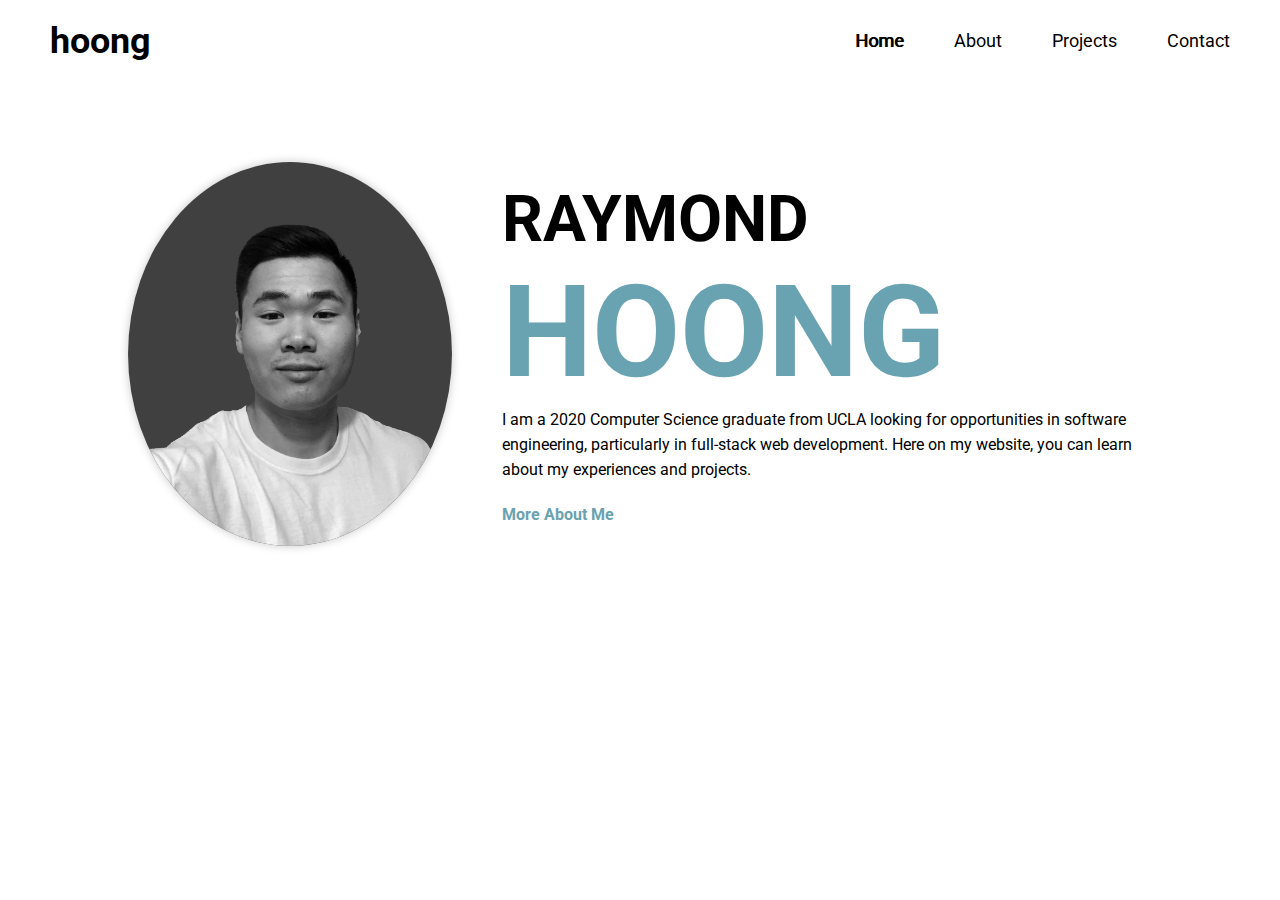
<file: index.html>
<!DOCTYPE html>
<html>
  <head>
      <title>Home - Raymond Hoong</title>
      <link rel="icon" href="./images/icon.ico">
      <link rel="stylesheet" href="style.css" type="text/css">
      <link rel="stylesheet" href="home.css" type="text/css">
      <link rel="stylesheet" href="https://cdnjs.cloudflare.com/ajax/libs/font-awesome/4.7.0/css/font-awesome.min.css">
  </head>
  <body>
    <nav id="nav" class="navbar">
      <h2>hoong</h2>
      <div class="nav-links">
        <a href="home.html" class="active">Home</a>
        <a href="about.html" class="unactive">About</a>
        <a href="projects.html" class="unactive">Projects</a>
        <!-- <a href="hobbies.html" class="unactive">Hobbies</a> -->
        <a id="contact-btn" class="unactive" onclick="openContact();">Contact</a>
      </div>
    </nav>

    <div id="home" class="page">
      <div class=row>
        <img class="background-img" src="./images/home-img.png">
        <div class="col">
          <div class="mb-10">
            <h1 class="first-name">RAYMOND</h1>
            <h1 class="second-name"> HOONG</h1>
          </div>
          <div class="intro a-hover">
            <p style="margin-bottom: 20px;">
              I am a 2020 Computer Science graduate from UCLA looking for opportunities in software engineering, particularly in full-stack web development. Here on my website, you can learn about my experiences and projects.
            </p>
            <a href="about.html" class="about-link">More About Me</a>
          </div>
        </div>
      </div>
    </div>

    <div id="overlay" class="contact-container" hidden>
      <div class="contact-card a-hover">
        <button onclick="closeContact();" class="btn" style="margin-bottom: 35px;">Close</button> 
        <!-- <img src="./images/headshot.png" style="width:100%"> -->
        
        <h1>Raymond Hoong</h1>
        <p class="title">Software Engineer</p>  
        <p>Los Angeles, CA</p>

        <div class="contact-links">
          <a href="https://linkedin.com/in/raymondhoong"  target="_blank" style="margin-right: 10px;">
            <i class="fa fa-linkedin"></i>
          </a>
          <a href="https://github.com/hoongr"  target="_blank" style="margin-right: 10px;">
            <i class="fa fa-github"></i>
          </a>
          <a href="./files/Match_Resume.pdf"  target="_blank">
            <img class="resume" src="./images/business.png">
          </a>
        </div>

        <div id="contact-info" hidden>
          <div class="row">
            <i class="fa fa-phone"></i>
            <p>: (626) 695 8820</p>
          </div>
          <div class="row" style="margin-top: 10px;">
            <i class="fa fa-envelope"></i>
            <p>: raymondhoong@gmail.com</p>
          </div>
        </div>  

        <button onclick="showInfo();" class="btn" style="margin-top: 35px;">Contact Me</button>
      </div>
    </div>

    <script src="script.js"></script>
  </body>
</html>
</file>
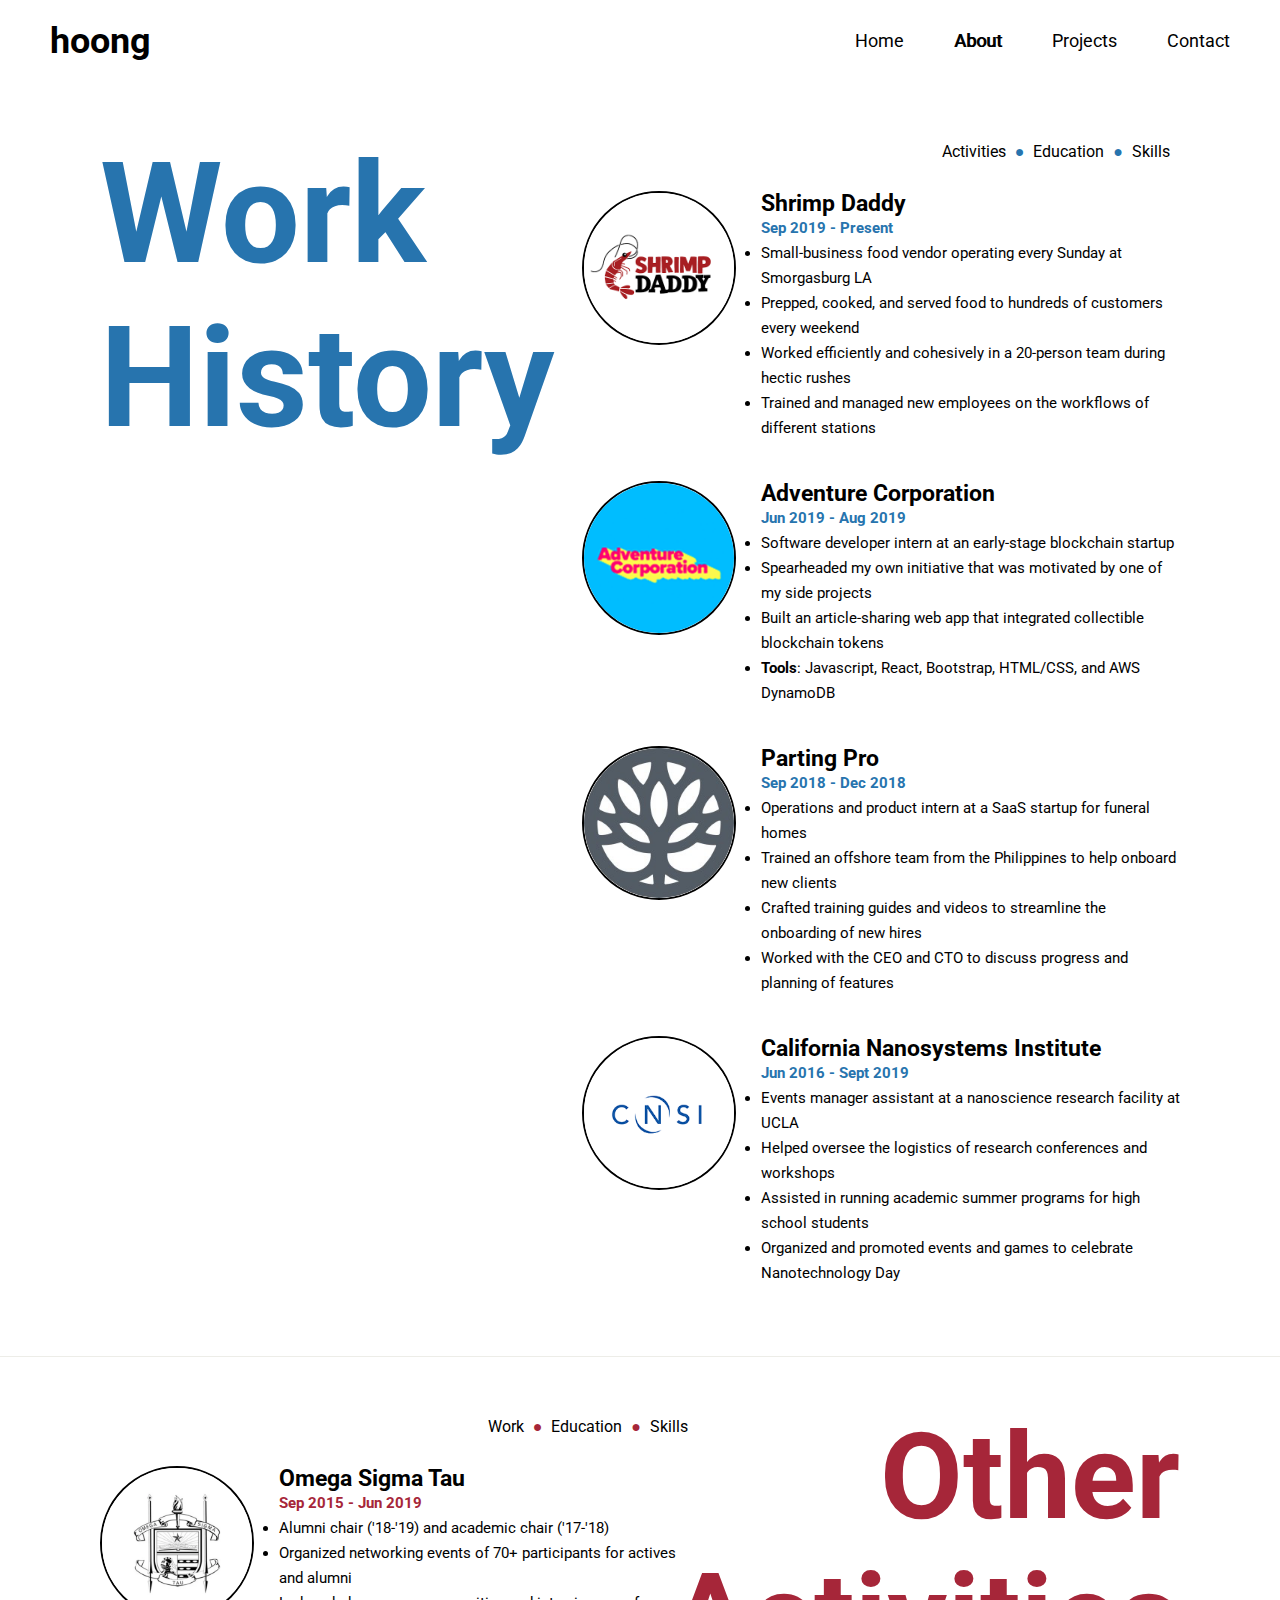
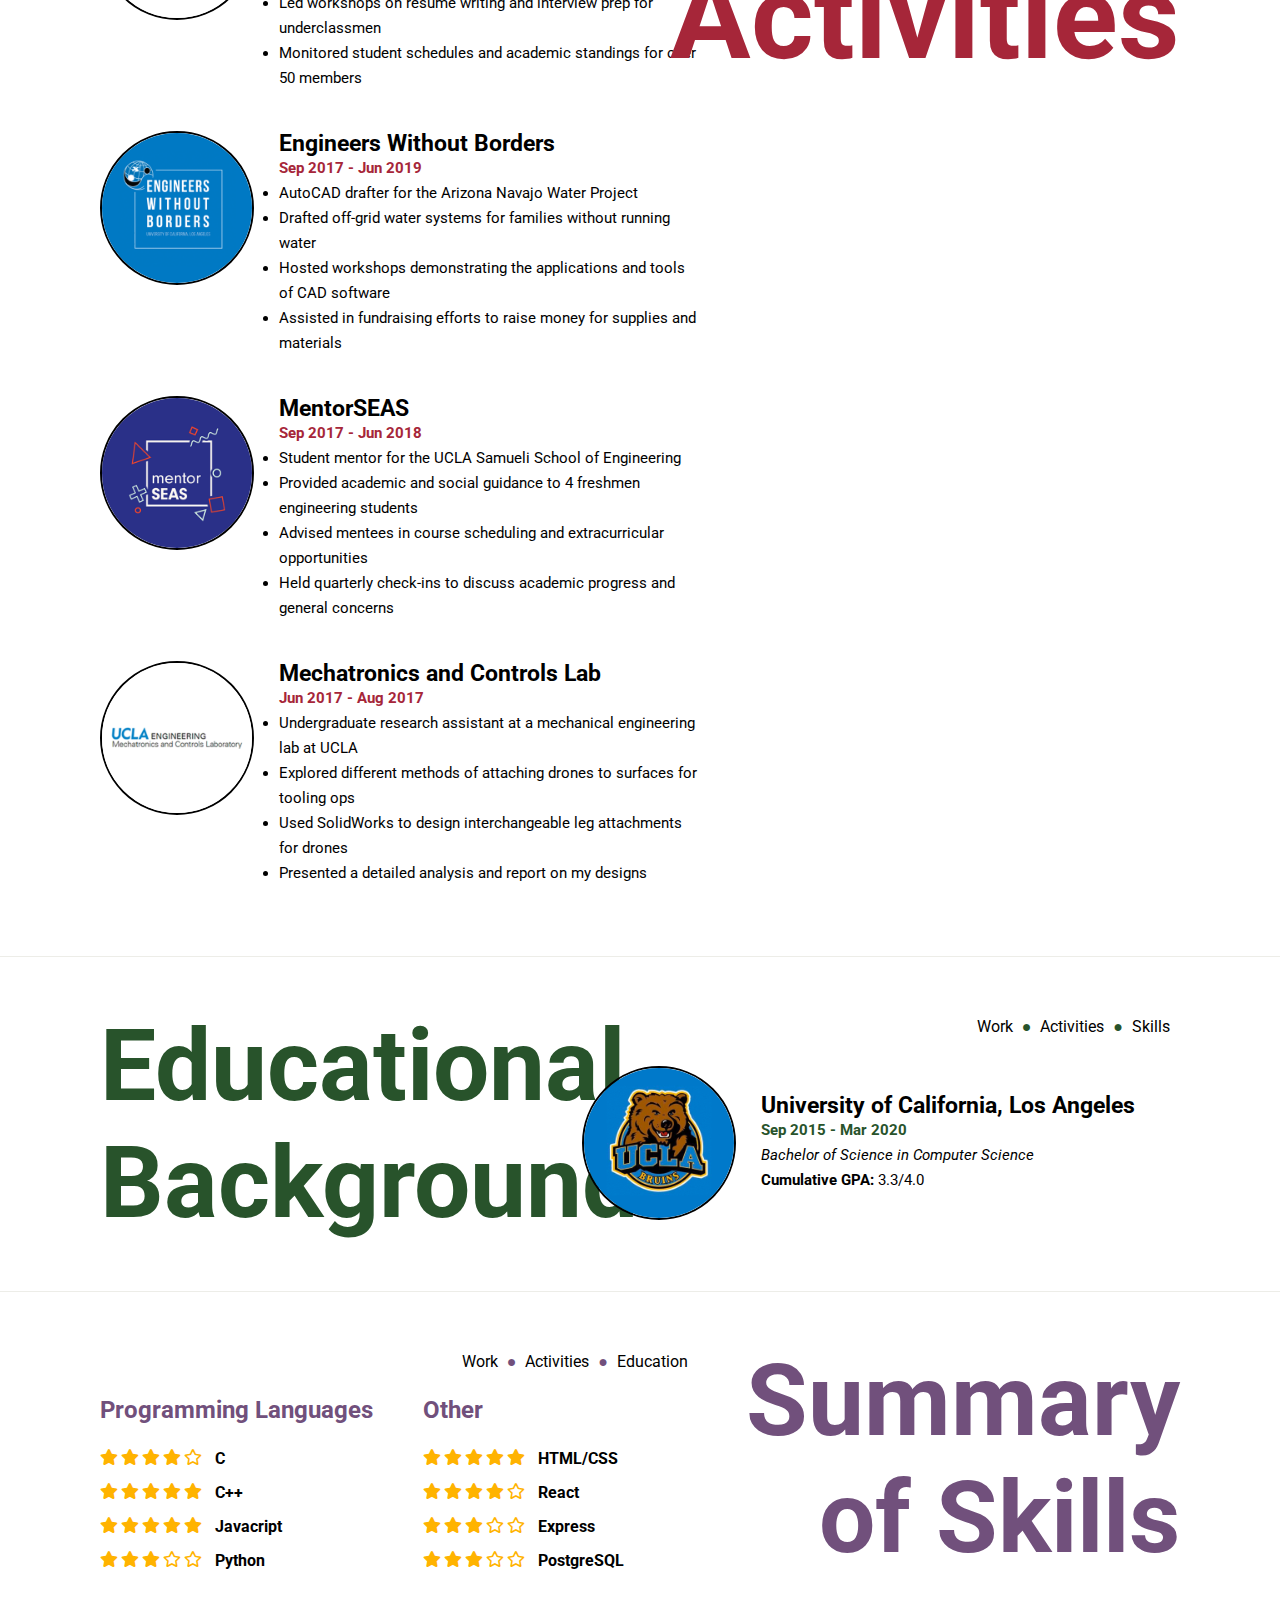
<file: about.html>
<!DOCTYPE html>
<html>
  <head>
      <title>About - Raymond Hoong</title>
      <link rel="icon" href="./images/icon.ico">
      <link rel="stylesheet" href="style.css" type="text/css">
      <link rel="stylesheet" href="about.css" type="text/css">
      <link rel="Stylesheet" href="https://use.fontawesome.com/releases/v5.5.0/css/all.css">
      <link rel="stylesheet" href="https://cdnjs.cloudflare.com/ajax/libs/font-awesome/4.7.0/css/font-awesome.min.css">
  </head>
  <body>
    <nav id="nav" class="navbar">
      <h2>hoong</h2>
      <div class="nav-links">
        <a href="home.html" class="unactive">Home</a>
        <a href="about.html" class="active">About</a>
        <a href="projects.html" class="unactive">Projects</a>
        <!-- <a href="hobbies.html" class="unactive">Hobbies</a> -->
        <a id="contact-btn" class="unactive" onclick="openContact();">Contact</a>
      </div>
    </nav>

    <div id="about" class="page">

      <section id="work" class="row odd">

        <div class="col header odd" style="font-size: 70px;">
          <h1>Work History<h1>
        </div>

        <div class="col content odd">
          <div class="quick-links">
            <a href="#activities">Activities</a>
            <span>&#9679;</span>
            <a href="#education">Education</a>          
            <span>&#9679;</span>
            <a href="#skills">Skills</a>    
          </div>

          <div class="item">
            <img src="./images/about/shrimpdaddy.png">
            <div class="item-text">
              <h2>Shrimp Daddy</h2>
              <h4>Sep 2019 - Present</h4>
              <div class="item-list">
                <li>
                  Small-business food vendor operating every Sunday at Smorgasburg LA
                </li>
                <li>
                  Prepped, cooked, and served food to hundreds of customers every weekend
                </li>
                <li>
                  Worked efficiently and cohesively in a 20-person team during hectic rushes
                </li>           
                <li>
                  Trained and managed new employees on the workflows of different stations
                </li>  
              </div>
            </div>
          </div> 

          <div class="item">
            <img src="./images/about/advencorp.png">
            <div class="item-text odd">
              <h2>Adventure Corporation</h2>
              <h4>Jun 2019 - Aug 2019</h4>
              <div class="item-list">
                <li>
                  Software developer intern at an early-stage blockchain startup 
                </li>
                <li>
                  Spearheaded my own initiative that was motivated by one of my side projects
                </li>
                <li>
                  Built an article-sharing web app that integrated collectible blockchain tokens
                </li>
                <li>
                  <b>Tools</b>: Javascript, React, Bootstrap, HTML/CSS, and AWS DynamoDB
                </li>
              </div>
            </div>
          </div> 

          <div class="item">
            <img src="./images/about/partingpro.png">
            <div class="item-text odd">
              <h2>Parting Pro</h2>
              <h4>Sep 2018 - Dec 2018</h4>
              <div class="item-list">
                <li>
                  Operations and product intern at a SaaS startup for funeral homes
                </li>
                <li>
                  Trained an offshore team from the Philippines to help onboard new clients
                <li>
                  Crafted training guides and videos to streamline the onboarding of new hires
                </li>
                <li>
                  Worked with the CEO and CTO to discuss progress and planning of features
                </li>
              </div>
            </div>
          </div> 

          <div class="item">
            <img src="./images/about/cnsi.png">
            <div class="item-text odd">
              <h2>California Nanosystems Institute</h2>
              <h4>Jun 2016 - Sept 2019</h4>
              <div class="item-list">
                <li>
                  Events manager assistant at a nanoscience research facility at UCLA
                </li>
                <li>
                  Helped oversee the logistics of research conferences and workshops
                </li>
                <li>
                  Assisted in running academic summer programs for high school students
                </li>
                <li>
                  Organized and promoted events and games to celebrate Nanotechnology Day
                </li>
              </div>
            </div>
          </div> 

        </div>
      </section>

      <section id="activities" class="row even">
        <div class="col content even">
          <div class="quick-links">
            <a href="#work">Work</a>
            <span>&#9679;</span>
            <a href="#education">Education</a>          
            <span>&#9679;</span>
            <a href="#skills">Skills</a>    
          </div>

          <div class="item">
            <img src="./images/about/ost.png">
            <div class="item-text">
              <h2>Omega Sigma Tau</h2>
              <h4>Sep 2015 - Jun 2019</h4>
              <div class="item-list">
                <li>
                  Alumni chair ('18-'19) and academic chair ('17-'18)
                </li>
                <li>
                  Organized networking events of 70+ participants for actives and alumni
                </li>
                <li>
                  Led workshops on resume writing and interview prep for underclassmen
                </li>
                <li>
                  Monitored student schedules and academic standings for over 50 members
                </li>
              </div>
            </div>
          </div> 

          <div class="item">
            <img src="./images/about/ewb.png">
            <div class="item-text even">
              <h2>Engineers Without Borders</h2>
              <h4>Sep 2017 - Jun 2019</h4>
              <div class="item-list">
                <li>
                  AutoCAD drafter for the Arizona Navajo Water Project
                </li>
                <li>
                  Drafted off-grid water systems for families without running water
                </li>
                <li>
                  Hosted workshops demonstrating the applications and tools of CAD software
                </li>
                <li>
                  Assisted in fundraising efforts to raise money for supplies and materials
                </li>
              </div>
            </div>
          </div> 

          <div class="item">
            <img src="./images/about/mentorseas.png">
            <div class="item-text even">
              <h2>MentorSEAS</h2>
              <h4>Sep 2017 - Jun 2018</h4>
              <div class="item-list">
                <li>
                  Student mentor for the UCLA Samueli School of Engineering
                </li>
                <li>
                  Provided academic and social guidance to 4 freshmen engineering students
                </li>
                <li>
                  Advised mentees in course scheduling and extracurricular opportunities
                </li>
                <li>
                  Held quarterly check-ins to discuss academic progress and general concerns
                </li>
              </div>
            </div>
          </div> 

          <div class="item">
            <img src="./images/about/lab.png">
            <div class="item-text even">
              <h2>Mechatronics and Controls Lab</h2>
              <h4>Jun 2017 - Aug 2017</h4>
              <div class="item-list">
                <li>
                  Undergraduate research assistant at a mechanical engineering lab at UCLA
                </li>
                <li>
                  Explored different methods of attaching drones to surfaces for tooling ops
                </li>
                <li>
                  Used SolidWorks to design interchangeable leg attachments for drones
                </li>
                <li>
                  Presented a detailed analysis and report on my designs
                </li>
              </div>
            </div>
          </div> 
        </div>

        <div class="col header even" style="font-size: 60px;">
          <h1>Other Activities<h1>
        </div>
      </section>

      <section id="education" class="row odd">
        <div class="col header odd" style="font-size: 50px;">
          <h1>Educational Background<h1>
        </div>

        <div class="col content odd">
          <div class="quick-links">
            <a href="#work">Work</a>             
            <span>&#9679;</span>
            <a href="#activities">Activities</a>        
            <span>&#9679;</span>
            <a href="#skills">Skills</a>    
          </div>

          <div class="item">
            <img src="./images/about/ucla.png">
            <div class="item-text">
              <h2>University of California, Los Angeles</h2>
              <h4>Sep 2015 - Mar 2020</h4>
              <p>
                <i>Bachelor of Science in Computer Science</i>
              </p>
              <p>
                <b>Cumulative GPA:</b> 3.3/4.0
              </p>             
            </div>
          </div>  
        </div>
      </section>


      <section id="skills" class="row even" style="padding-bottom: 35px; border-bottom: none;">

        <div class="col content even">
          <div class="quick-links">
            <a href="#work">Work</a>
            <span>&#9679;</span>
            <a href="#activities">Activities</a>          
            <span>&#9679;</span>
            <a href="#education">Education</a>          
          </div>

          <div class="skills-section">
            <div class="col">
              <h2>Programming Languages</h2>
              <div class="skills-row">
                <i class='fas fa-star'></i>
                <i class='fas fa-star'></i>
                <i class='fas fa-star'></i>
                <i class='fas fa-star'></i>
                <i class='far fa-star'></i>
                <h4>C</h4>
              </div> 
              <div class="skills-row">
                <i class='fas fa-star'></i>
                <i class='fas fa-star'></i>
                <i class='fas fa-star'></i>
                <i class='fas fa-star'></i>
                <i class='fas fa-star'></i>
                <h4>C++</h4>
              </div>           
              <div class="skills-row">
                <i class='fas fa-star'></i>
                <i class='fas fa-star'></i>
                <i class='fas fa-star'></i>
                <i class='fas fa-star'></i>
                <i class='fas fa-star'></i>
                <h4>Javacript</h4>
              </div>            
              <div class="skills-row">
                <i class='fas fa-star'></i>
                <i class='fas fa-star'></i>
                <i class='fas fa-star'></i>
                <i class='far fa-star'></i>
                <i class='far fa-star'></i>
                <h4>Python</h4>
              </div>
            </div> 

           <div class="col">
              <h2>Other</h2>
              <div class="skills-row">
                <i class='fas fa-star'></i>
                <i class='fas fa-star'></i>
                <i class='fas fa-star'></i>
                <i class='fas fa-star'></i>
                <i class='fas fa-star'></i>
                <h4>HTML/CSS</h4>
              </div>
              <div class="skills-row">
                <i class='fas fa-star'></i>
                <i class='fas fa-star'></i>
                <i class='fas fa-star'></i>
                <i class='fas fa-star'></i>
                <i class='far fa-star'></i>
                <h4>React</h4>
              </div>       
              <div class="skills-row">
                <i class='fas fa-star'></i>
                <i class='fas fa-star'></i>
                <i class='fas fa-star'></i>
                <i class='far fa-star'></i>
                <i class='far fa-star'></i>
                <h4>Express</h4>
              </div>        
              <div class="skills-row">
                <i class='fas fa-star'></i>
                <i class='fas fa-star'></i>
                <i class='fas fa-star'></i>
                <i class='far fa-star'></i>
                <i class='far fa-star'></i>
                <h4>PostgreSQL</h4>
              </div>    
            </div> 
          </div>   
        </div>

        <div class="col header even" style="font-size: 50px;">
          <h1>Summary of Skills<h1>
        </div>        
      </section>
    </div>

    <div id="overlay" class="contact-container" hidden>
      <div class="contact-card a-hover">
        <button onclick="closeContact();" class="btn" style="margin-bottom: 35px;">Close</button> 
        <!-- <img src="./images/headshot.png" style="width:100%"> -->
        
        <h1>Raymond Hoong</h1>
        <p class="title">Software Engineer</p>  
        <p>Los Angeles, CA</p>

        <div class="contact-links">
          <a href="https://linkedin.com/in/raymondhoong"  target="_blank" style="margin-right: 10px;">
            <i class="fa fa-linkedin"></i>
          </a>
          <a href="https://github.com/hoongr"  target="_blank" style="margin-right: 10px;">
            <i class="fa fa-github"></i>
          </a>
          <a href="./files/Match_Resume.pdf"  target="_blank">
            <img class="resume" src="./images/business.png">
          </a>
        </div>

        <div id="contact-info" hidden>
          <div class="row">
            <i class="fa fa-phone"></i>
            <p>: (626) 695 8820</p>
          </div>
          <div class="row" style="margin-top: 10px;">
            <i class="fa fa-envelope"></i>
            <p>: raymondhoong@gmail.com</p>
          </div>
        </div>  

        <button onclick="showInfo();" class="btn" style="margin-top: 35px;">Contact Me</button>
      </div>
    </div>

    <script src="script.js"></script>
  </body>
</html>
</file>
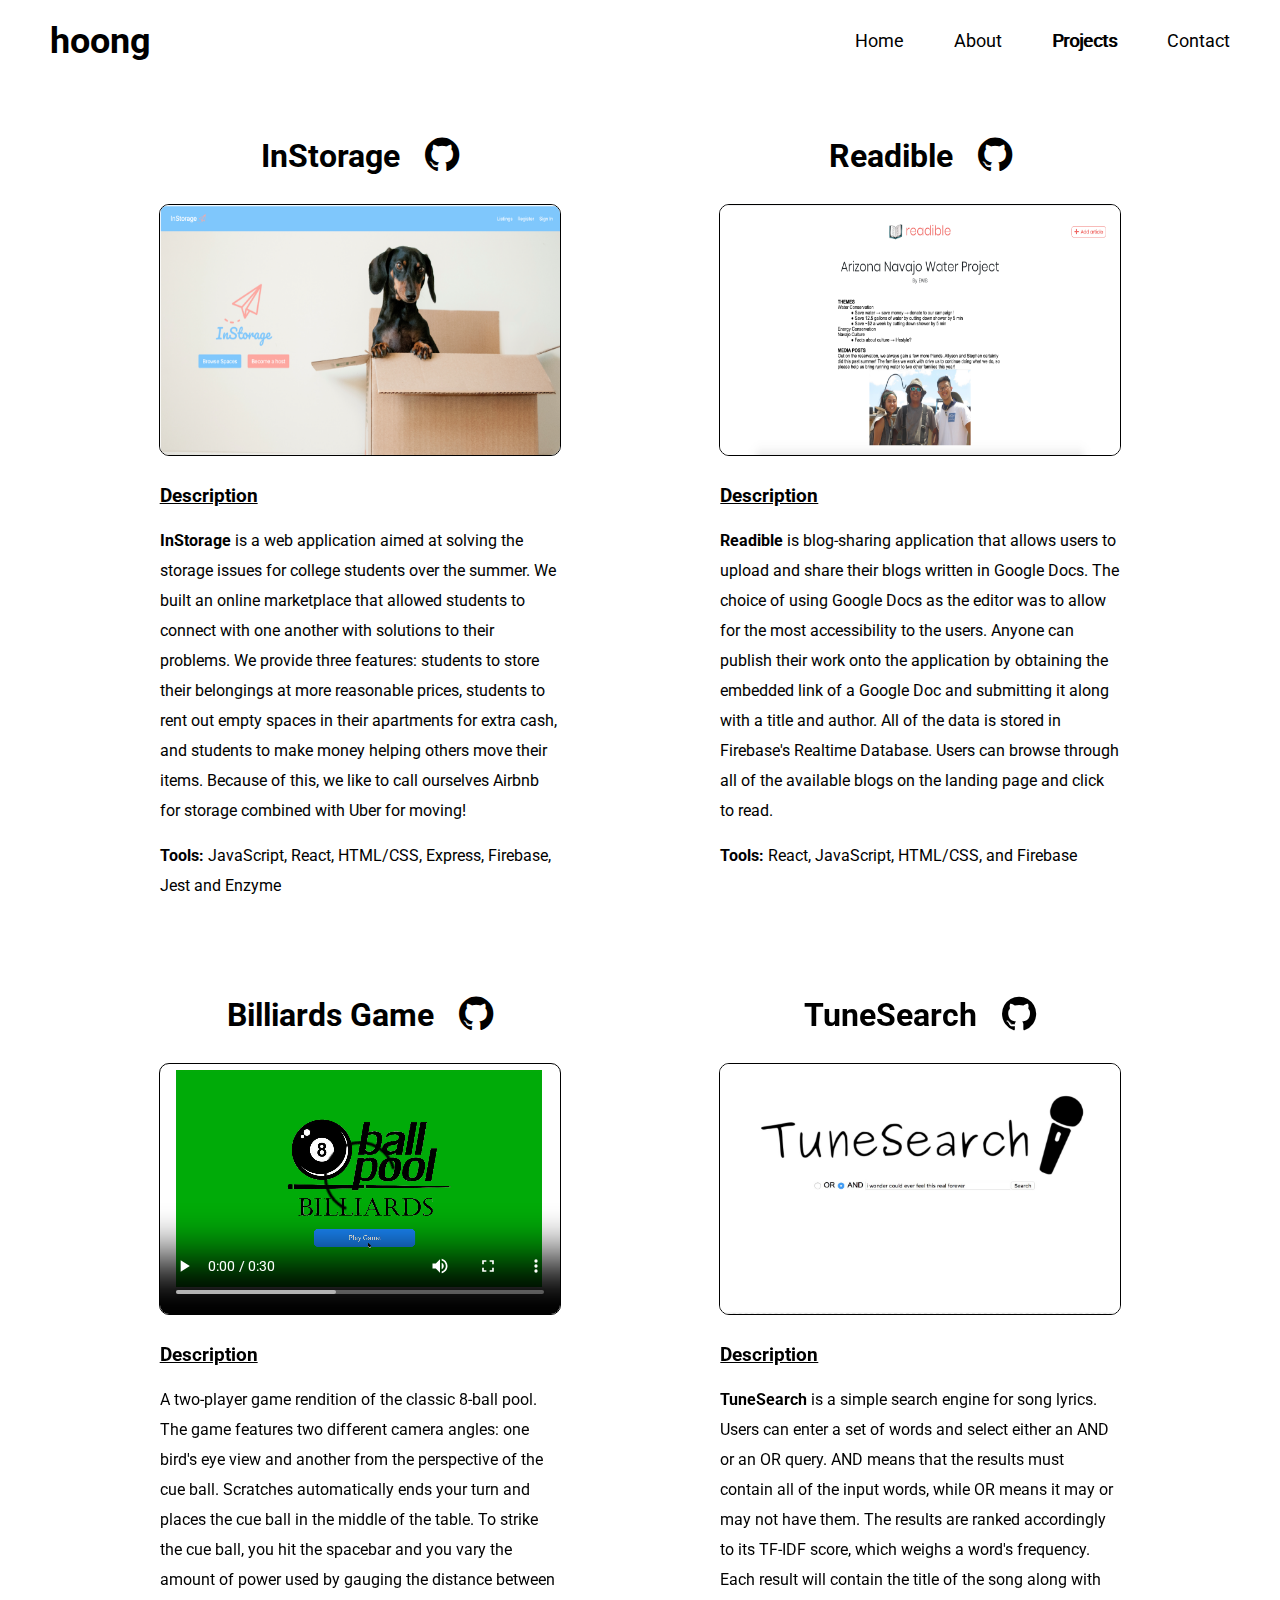
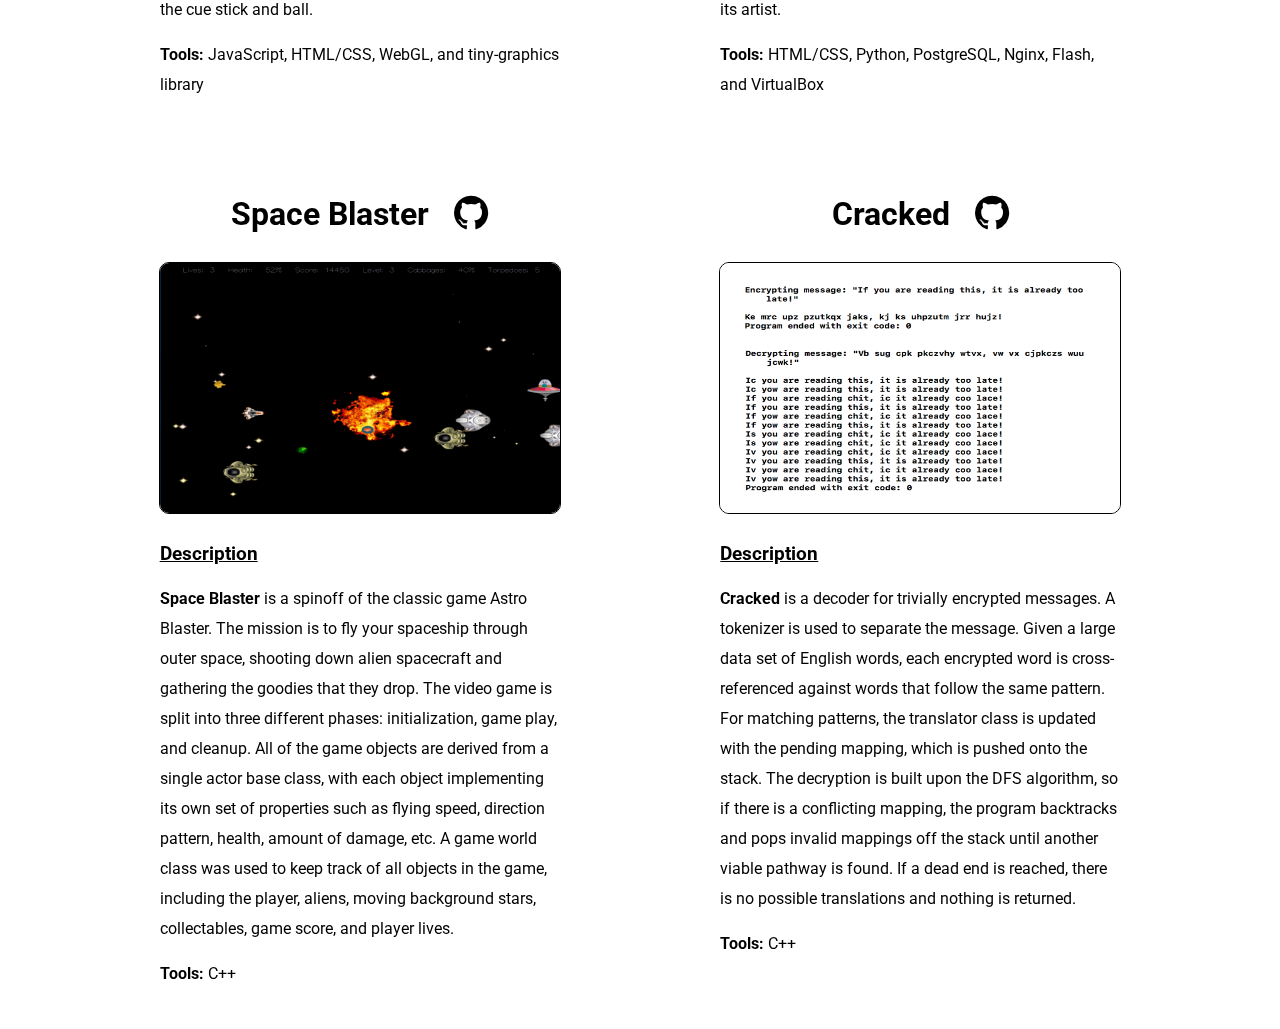
<file: projects.html>
<!DOCTYPE html>
<html>
  <head>
      <title>About - Raymond Hoong</title>
      <link rel="icon" href="./images/icon.ico">
      <link rel="stylesheet" href="style.css" type="text/css">
      <link rel="stylesheet" href="projects.css" type="text/css">
      <link rel="Stylesheet" href="https://use.fontawesome.com/releases/v5.5.0/css/all.css">
      <link rel="stylesheet" href="https://cdnjs.cloudflare.com/ajax/libs/font-awesome/4.7.0/css/font-awesome.min.css">
  </head>
  <body>
    <nav id="nav" class="navbar">
      <h2>hoong</h2>
      <div class="nav-links">
        <a href="home.html" class="unactive">Home</a>
        <a href="about.html" class="unactive">About</a>
        <a href="projects.html" class="active">Projects</a>
        <!-- <a href="hobbies.html" class="unactive">Hobbies</a> -->
        <a id="contact-btn" class="unactive" onclick="openContact();">Contact</a>
      </div>
    </nav>

    <div id="projects" class="page">

      <div class="gallery">
        <div class="col">
          <div class="title">
            <h1>InStorage</h1>
            <a href="https://github.com/hoongr/InStorage"  target="_blank">
              <i class="fa fa-github"></i>
            </a>
          </div>
          <img src="./images/projects/instorage.png">

          <div class="description">
            <h3><u>Description</u></h3>
            <p>
              <b>InStorage</b> is a web application aimed at solving the storage issues for college students 
              over the summer. We built an online marketplace that allowed students to connect
              with one another with solutions to their problems. We provide three features: students to store
              their belongings at more reasonable prices, students to rent out empty spaces in their apartments
              for extra cash, and students to make money helping others move their items. Because of this, we like to call 
              ourselves Airbnb for storage combined with Uber for moving!
            </p> 

            <p style="margin-top: 10px;">
              <b>Tools:</b> JavaScript, React, HTML/CSS, Express, Firebase, Jest and Enzyme
            </p> 
          </div>
        </div>


        <div class="col">
          <div class="title">
            <h1>Readible</h1>
            <a href="https://github.com/hoongr/readible"  target="_blank">
              <i class="fa fa-github"></i>
            </a>
          </div>
          <img src="./images/projects/readible.png"></img>

          <div class="description">
            <h3><u>Description</u></h3>
            <p>
              <b>Readible</b> is blog-sharing application that allows users to upload
              and share their blogs written in Google Docs. The choice of using Google 
              Docs as the editor was to allow for the most accessibility to the users. Anyone can publish their
              work onto the application by obtaining the embedded link of a Google Doc and submitting it along
              with a title and author. All of the data is stored in Firebase's Realtime Database. Users can 
              browse through all of the available blogs on the landing page and click to read.
            </p>

            <p style="margin-top: 10px;">
              <b>Tools:</b> React, JavaScript, HTML/CSS, and Firebase
            </p>
          </div>
        </div>
      </div>

      <div class="gallery">
        <div class="col">
          <div class="title">
            <h1>Billiards Game</h1>
            <a href="https://github.com/hoongr/Billiards-Game"  target="_blank">
              <i class="fa fa-github"></i>
            </a>
          </div>
          <video src="./images/projects/poolgame.mp4" type="video/mp4" controls></video>

          <div class="description">
            <h3><u>Description</u></h3>
            <p>
              A two-player game rendition of the classic 8-ball pool. The game features two different camera angles: one
              bird's eye view and another from the perspective of the cue ball. Scratches automatically ends your turn
              and places the cue ball in the middle of the table. To strike the cue ball, you hit the spacebar and you
              vary the amount of power used by gauging the distance between the cue stick and ball. 
            </p>

            <p style="margin-top: 10px;">
              <b>Tools:</b> JavaScript, HTML/CSS, WebGL, and tiny-graphics library
            </p> 
          </div>
        </div>

        <div class="col">
          <div class="title">
            <h1>TuneSearch</h1>
            <a href="https://github.com/hoongr/Tune-Search"  target="_blank">
              <i class="fa fa-github"></i>
            </a>
          </div>
          <img src="./images/projects/tunesearch.png">
          <div class="description">
            <h3><u>Description</u></h3>
            <p>
              <b>TuneSearch</b> is a simple search engine for song lyrics. Users can enter a set of
              words and select either an AND or an OR query. AND means that the results must 
              contain all of the input words, while OR means it may or may not have them. The results
              are ranked accordingly to its TF-IDF score, which weighs a word's frequency. Each result 
              will contain the title of the song along with its artist.
            </p>

            <p style="margin-top: 10px;">
              <b>Tools:</b> HTML/CSS, Python, PostgreSQL, Nginx, Flash, and VirtualBox
            </p> 
          </div>
        </div>

      </div>

      <div class="gallery">
        
        <div class="col">
          <div class="title">
            <h1>Space Blaster</h1>
            <a href="https://github.com/hoongr/SpaceBlaster"  target="_blank">
              <i class="fa fa-github"></i>
            </a>
          </div>
          <img src="./images/projects/spaceblaster.png">
          <div class="description">
            <h3><u>Description</u></h3>
            <p>
              <b>Space Blaster</b> is a spinoff of the classic game Astro Blaster. 
              The mission is to fly your spaceship through outer space, shooting down alien spacecraft and 
              gathering the goodies that they drop. The video game is split into three different phases:
              initialization, game play, and cleanup. All of the game objects are derived from a single 
              actor base class, with each object implementing its own set of properties such as flying speed, 
              direction pattern, health, amount of damage, etc. A game world class was used to keep track of all 
              objects in the game, including the player, aliens, moving background stars, collectables, 
              game score, and player lives.
            </p>

            <p style="margin-top: 10px;">
              <b>Tools:</b> C++
            </p> 
          </div>
        </div>

        <div class="col">
          <div class="title">
            <h1>Cracked</h1>
            <a href="https://github.com/hoongr/Cracked"  target="_blank">
              <i class="fa fa-github"></i>
            </a>
          </div>
          <img src="./images/projects/cracked.png" type="video/mp4" controls>

          <div class="description">
            <h3><u>Description</u></h3>
            <p>
              <b>Cracked</b> is a decoder for trivially encrypted messages. A tokenizer is used
              to separate the message. Given a large data set of English words, each encrypted word 
              is cross-referenced against words that follow the same pattern. For matching patterns,
              the translator class is updated with the pending mapping, which is pushed onto
              the stack. The decryption is built upon the DFS algorithm, so if there is a conflicting mapping,
              the program backtracks and pops invalid mappings off the stack until another viable pathway is found. 
              If a dead end is reached, there is no possible translations and nothing is returned.
            </p>

            <p style="margin-top: 10px;">
              <b>Tools:</b> C++
            </p>
          </div>
        </div>
      </div>



    </div>

    <div id="overlay" class="contact-container" hidden>
      <div class="contact-card a-hover">
        <button onclick="closeContact();" class="btn" style="margin-bottom: 35px;">Close</button> 
        <!-- <img src="./images/headshot.png" style="width:100%"> -->
        
        <h1>Raymond Hoong</h1>
        <p class="title">Software Engineer</p>  
        <p>Los Angeles, CA</p>

        <div class="contact-links">
          <a href="https://linkedin.com/in/raymondhoong"  target="_blank" style="margin-right: 10px;">
            <i class="fa fa-linkedin"></i>
          </a>
          <a href="https://github.com/hoongr"  target="_blank" style="margin-right: 10px;">
            <i class="fa fa-github"></i>
          </a>
          <a href="./files/Match_Resume.pdf"  target="_blank">
            <img class="resume" src="./images/business.png">
          </a>
        </div>

        <div id="contact-info" hidden>
          <div class="row">
            <i class="fa fa-phone"></i>
            <p>: (626) 695 8820</p>
          </div>
          <div class="row" style="margin-top: 10px;">
            <i class="fa fa-envelope"></i>
            <p>: raymondhoong@gmail.com</p>
          </div>
        </div>  

        <button onclick="showInfo();" class="btn" style="margin-top: 35px;">Contact Me</button>
      </div>
    </div>

    <script src="script.js"></script>
  </body>
</html>
</file>
<file: home.css>
.background-img {
  width: 30vw;
  height: 30vw;

  border-radius: 50%;
  object-fit: cover;
  box-shadow: 0px 0px 10px rgba(0, 0, 0, 0.22);
  background-color:rgba(0, 0, 0, 0.75);
}

#home .row {
  width: 85%;
  margin: auto;
  margin-top: min(20%, 80px);
  margin-bottom: 10px;
}

#home .col {
  justify-content: center;
  max-width: 650px;
  margin-left: 50px;
}

.first-name {
  font-size: 5vw;
}

.second-name {
  font-size: 10vw;
  color: #69A2B0;
}

.intro {
  line-height: 25px;
}

.about-link {
  color: #69A2B0;
  font-weight: bold;
}

@media screen and (max-width: 768px) { 
  #home .row {
    flex-direction: column;
  }
  .background-img {
    width: 50vw;
    height: 50vw;
    margin-bottom: 25px;
  }
}

@media screen and (min-width: 1200px) { 
  #home .row {
    width: 80%;
  }
}
</file>
<file: about.css>
/* <------------------------------ General Structure ------------------------------> */
#about .row {
  padding: 50px 100px;
  box-sizing: border-box;
  align-items: flex-start;
}

.header {
  width: 40%;
  font-size: 5em;
}

.col.header.even {
  margin-left: 50px;
  text-align: right;
  align-items: flex-end;
}

.col.header.odd {
  margin-right: 50px;
  text-align: left;
}

.content {
  width: 60%;
}

.content-text p {
  line-height: 25px;
  margin-bottom: 20px;
  font-size: 16px;
}

.quick-links {
  padding: 10px;
  align-self: flex-end;
  margin: 0 -5px;
}

.quick-links a {
  color: black;
  margin: 0 5px;
}

.quick-links a:hover {
  padding-bottom: 3px;
  border-bottom: 1px solid #468189;
}

#about section.row {
  padding-top: 130px;
  margin-top: -80px;
  border-bottom: 1px solid #EDEDE8;
}

#about img {
  width: 150px;
  height: 150px;
  border-radius: 50%;
  border: 2px solid black;
  object-fit: cover;
}

.item {
  display: flex;
  margin: 20px 0;
}

.item-text {
  align-self: center;
  margin-left: 25px;
  line-height: 25px;
  font-size: 15px;
}

#work h1, #work h4, #work .quick-links span {
  color: #2774AE;
}

#activities h1, #activities h4, #activities .quick-links span {
  color: #A62639;
}

#education h1, #education h4, #education .quick-links span {
  color: #28532B;
}

#skills h1, #skills h2, #skills .quick-links span {
  color: #71507C;
}

#skills h4 {
  color: black;
}

/* <------------------------------ Skills ------------------------------> */
.skills-section {
  width: 100%;
  margin-top: 15px;
  display: flex;
  justify-content: flex-start;
}

.skills-section .col:first-child {
  margin-right: 50px;
}

.skills-section h2 {
  margin-bottom: 25px;
}

.skills-row {
  display: flex;
  margin: 0px 25px 15px 0;
}

.skills-row h4 {
  margin-left: 10px;
}

.skills-row i {
  color: #FFB300;
  margin-right: 3px;
}

.skills-margin {
   margin-left: 50px;
}

/* <------------------------------ Responsiveness ------------------------------> */
@media screen and (max-width: 1200px) { 
  #about .row {
    padding: 50px;
  }
}

@media screen and (max-width: 1000px) { 
  #about .row.odd {
    flex-direction: column;
  }
  #about .row.even {
    flex-direction: column-reverse;
  }

  .quick-links {
    margin-top: 20px;
  }

  .header, .content {
    width: 100%;
    margin: 0 !important;
  }
}

@media screen and (max-width: 840px) { 
  .item {
    flex-direction: column;
  }

  .item img {
    margin-bottom: 20px;
  }

  .skills-section {
    flex-direction: column;
    margin-top: 15px;
  }

  .skills-section .col:first-child{
    margin-bottom: 10px;
    margin-right: 0;
  }

}
</file>
<file: projects.css>
#projects.page {
  flex-direction: column;
  align-items: center;
  box-sizing: border-box;
}

#projects .col {
  margin: 25px 0;
  box-sizing: border-box;
  align-items: center;
  border-radius: 10px;
}

#projects .title {
  display: flex;
  align-items: center;
  margin-top: 25px;
  margin-bottom: 25px;
}

#projects a{
  font-size: 30px;
  text-decoration: none;
  color: black;
  margin-left: 10px;
}

#projects img, #projects video{
  width: 400px;
  height: 250px;
  margin-bottom: 25px;
  border-radius: 10px;
  border: 1px solid black;
}

#projects .title a {
  margin-left: 25px;
  font-size: 40px;
}

#projects .description h3,
#projects .description p  {
  margin-bottom: 15px;
}

.gallery {
  display: flex;
  width: 100%;
  justify-content: space-evenly;
}

.description {
  width: 400px;
  font-size: 16px;
  line-height: 30px;
}

@media screen and (max-width: 1000px) { 
  .gallery {
    flex-direction: column;
    width: 450px;
  }

}
</file>
<file: style.css>
@import url('https://fonts.googleapis.com/css2?family=Roboto&display=swap');

/* <------------------------------ Reset ------------------------------> */
body {
  margin: 0;
  overflow: auto;
}

a {
  cursor: pointer;
  text-decoration: none;
  color: black;
}

h1, h2, h3, h4, h5, h6, p {
  margin: 0;
  padding: 0;
}

/* <------------------------------ Navbar ------------------------------> */
.navbar {
  font-family: 'Roboto', serif;
  background-color: white;
  position: fixed;
  top: 0;
  left: 0;
  right: 0;
  z-index: 100;
  padding: 20px 50px;

  display: flex;
  justify-content: space-between;
  align-items: center;
}

.shadow-header{
  box-shadow: 0px 0px 5px rgba(0, 0, 0, 0.22);
}

.navbar .active {
  text-shadow: 1px 0px 0px black;
}

.navbar .unactive:hover {
  opacity: 0.4;
}

.active-contact {
  text-shadow: 1px 0px 0px black;
}

.navbar h2 {
  font-size: 36px;
}

.nav-links {
  display: flex;
  flex-wrap: wrap;
}

.nav-links a {
  font-size: 18px;
  margin-left: 50px;
  border-bottom: 1px solid transparent;
  color: black;
}

@media screen and (max-width: 860px) {
  .nav-links {
    margin: -10px 0 0 30px;
  }

  .nav-links a {
    margin-left: 25px;
    margin-top: 10px;
  }
}

@media screen and (max-width: 556px) {
  div.contact-container, 
  div.page {
    top: 99px;
  }
}

/* <------------------------------ Contact ------------------------------> */
.contact-container {
  background-color: rgba(0, 0, 0, 0.4);
  position: fixed;
  overflow-y: scroll;
  top: 82px;
  bottom: 0px;
  left: 0px;
  right: 0px;
  z-index: 100;
  padding-bottom: 50px;
}

.contact-card {
  max-width: 300px;
  margin: auto;
  margin-bottom: 50px;
  text-align: center;
  background-color: white;

  position: relative;
  top: 50%;
  transform: translateY(-50%);
}

.contact-card button {
  border: none;
  outline: 0;
  text-align: center;
  cursor: pointer;
}

.contact-card .btn {
  display: inline-block;
  padding: 8px;
  width: 100%;
  font-size: 18px;
  margin: -1px 0;
  color: white;
  background-color: #000;
}

.contact-card .title {
  color: #69A2B0;
  font-size: 20px;
  margin: 5px 0;
}

.contact-links {
  margin-top: 20px;
}

.contact-card a {
  text-decoration: none;
  font-size: 30px;
  color: black;
}

.contact-container button:hover, 
.a-hover a:hover {
  opacity: 0.7;
}

.resume {
  width: 25px;
  height: 25px;
  object-fit: cover;
}

#contact-info {
  margin-top: 25px;
}

#contact-info .row {
  justify-content: center;
}

#contact-info .row i {
  margin-right: 5px;
}

.show {
  display: block;
}

/* <------------------------------ General ------------------------------> */
.page {
  width: 100%;
  position: relative;
  top: 82px;
  display: flex;
  flex-direction: column;
  justify-content: flex-start;
  align-items: flex-start;
  font-family: 'Roboto', serif;
}

.row {
  width: 100%;
  display: flex;
  justify-content: space-between;
  align-items: center;
}

.col {
  display: flex;
  flex-direction: column;
  justify-content: flex-start;
  align-items: flex-start;
}
</file>
